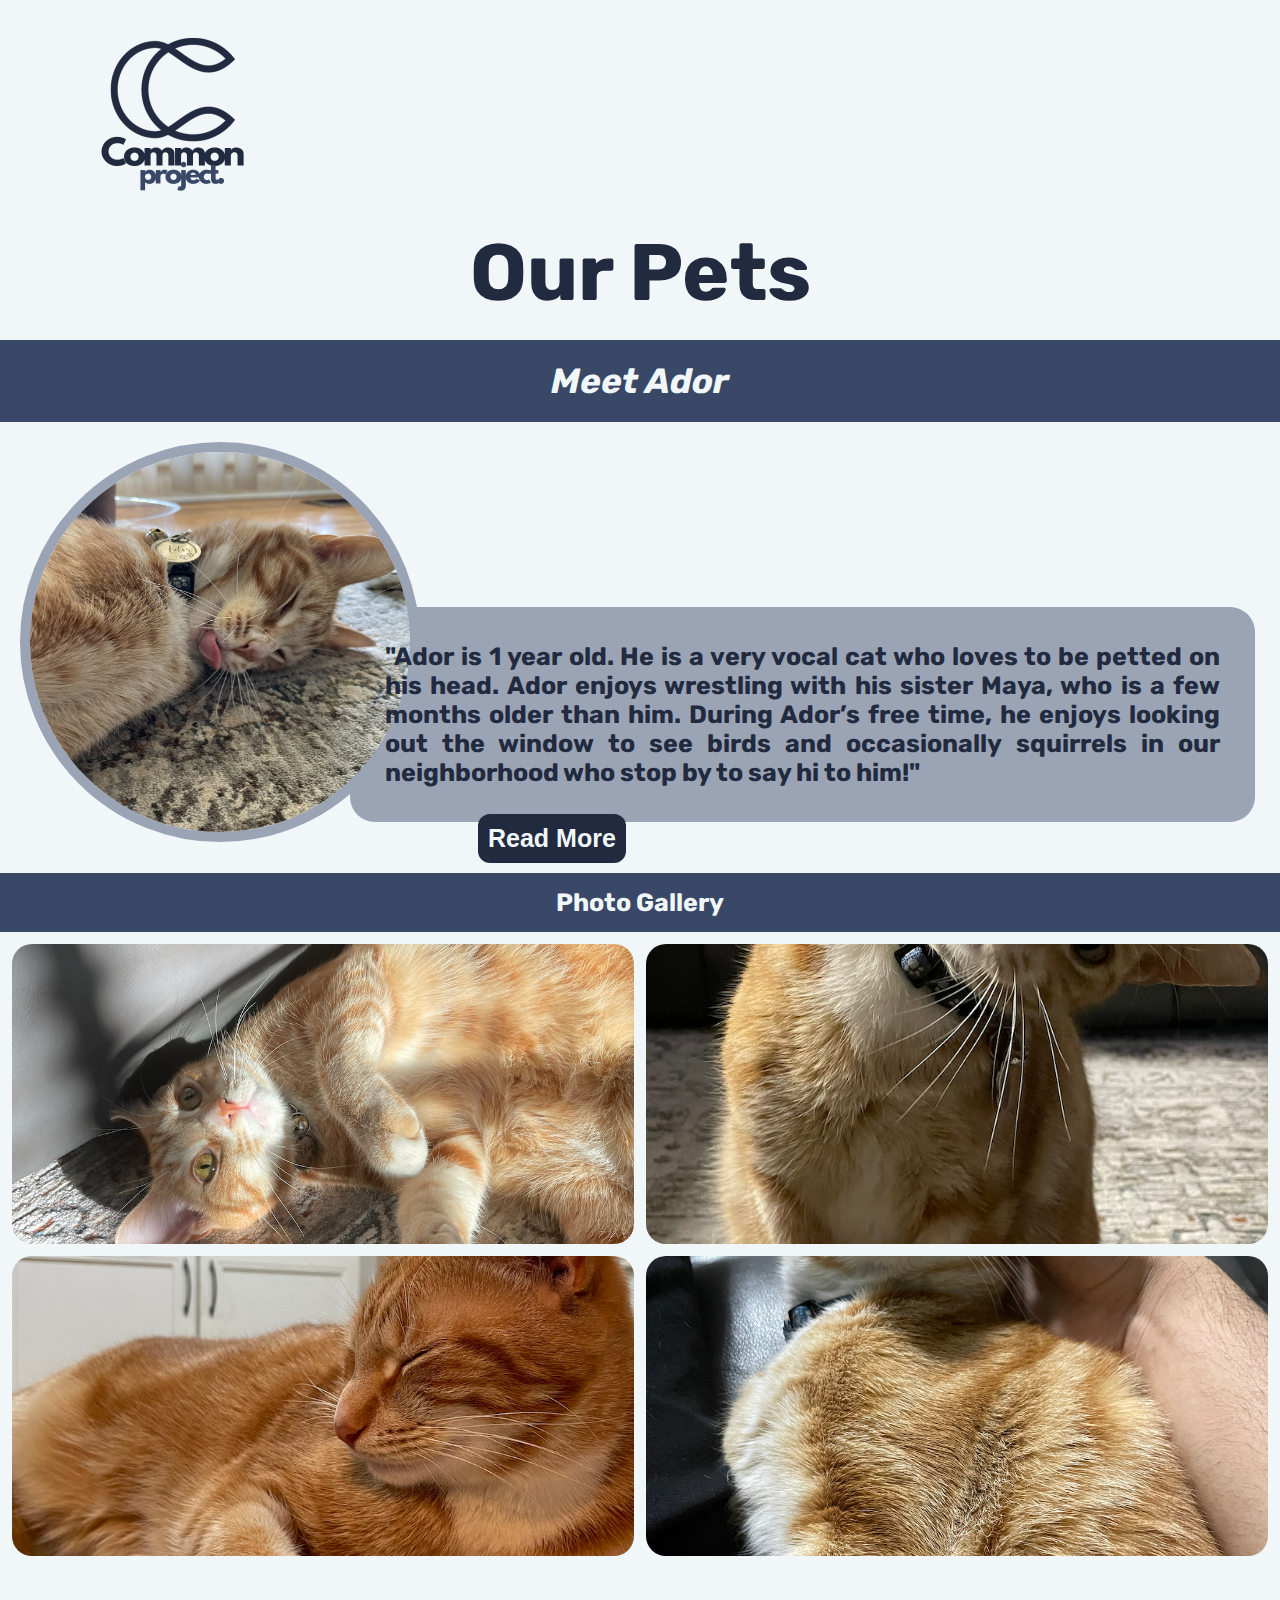
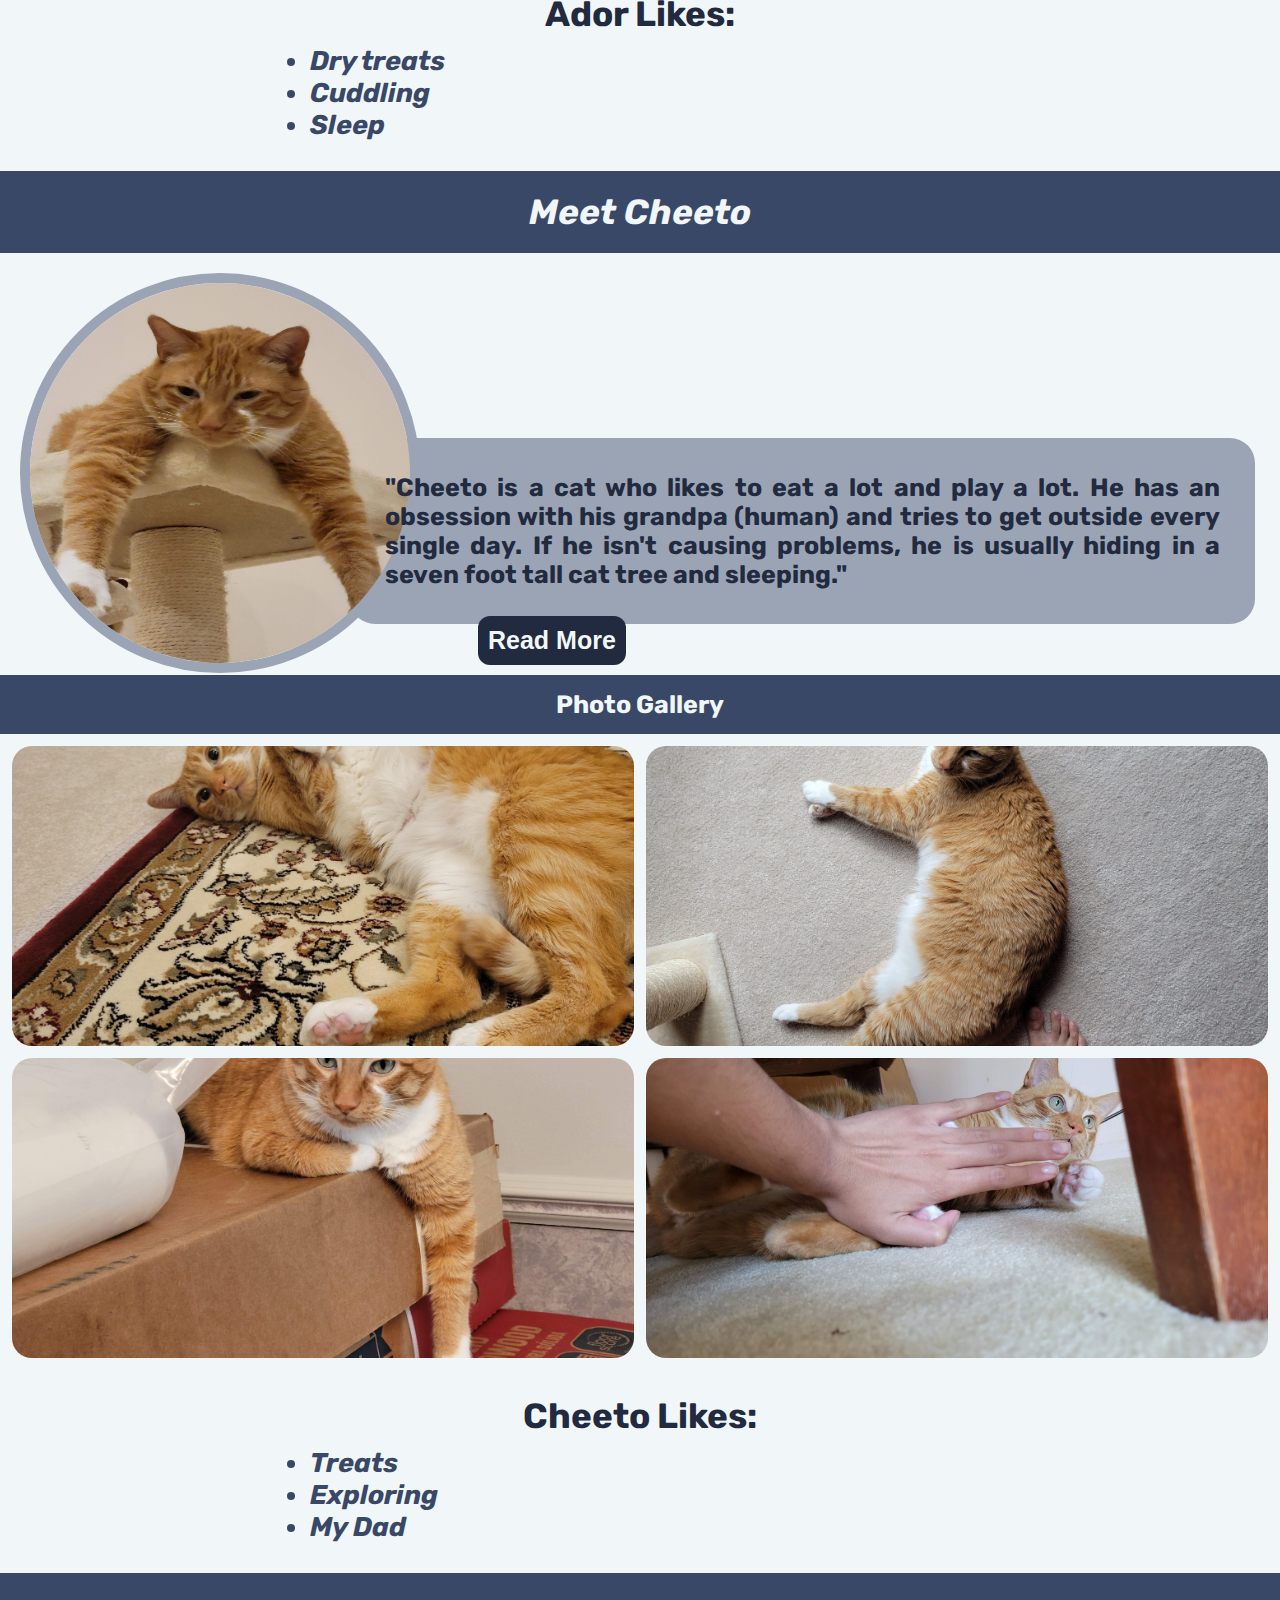
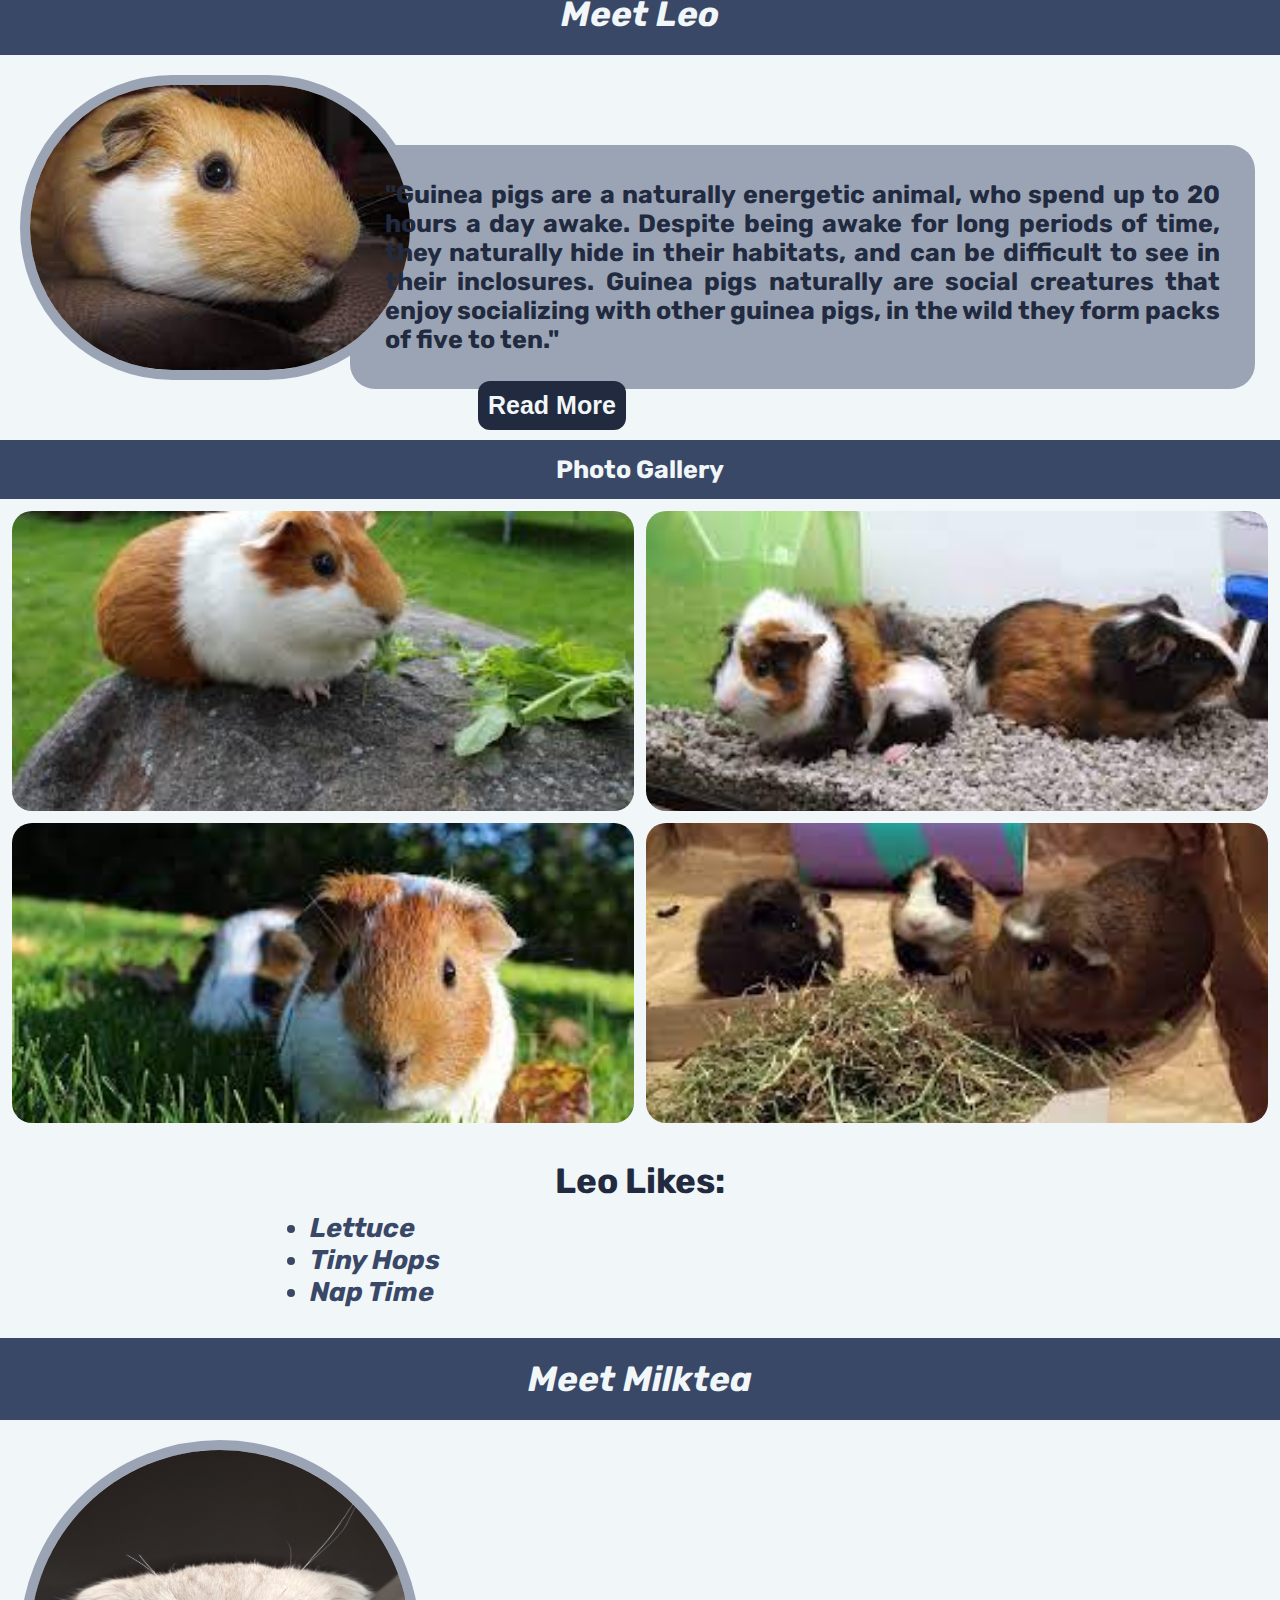
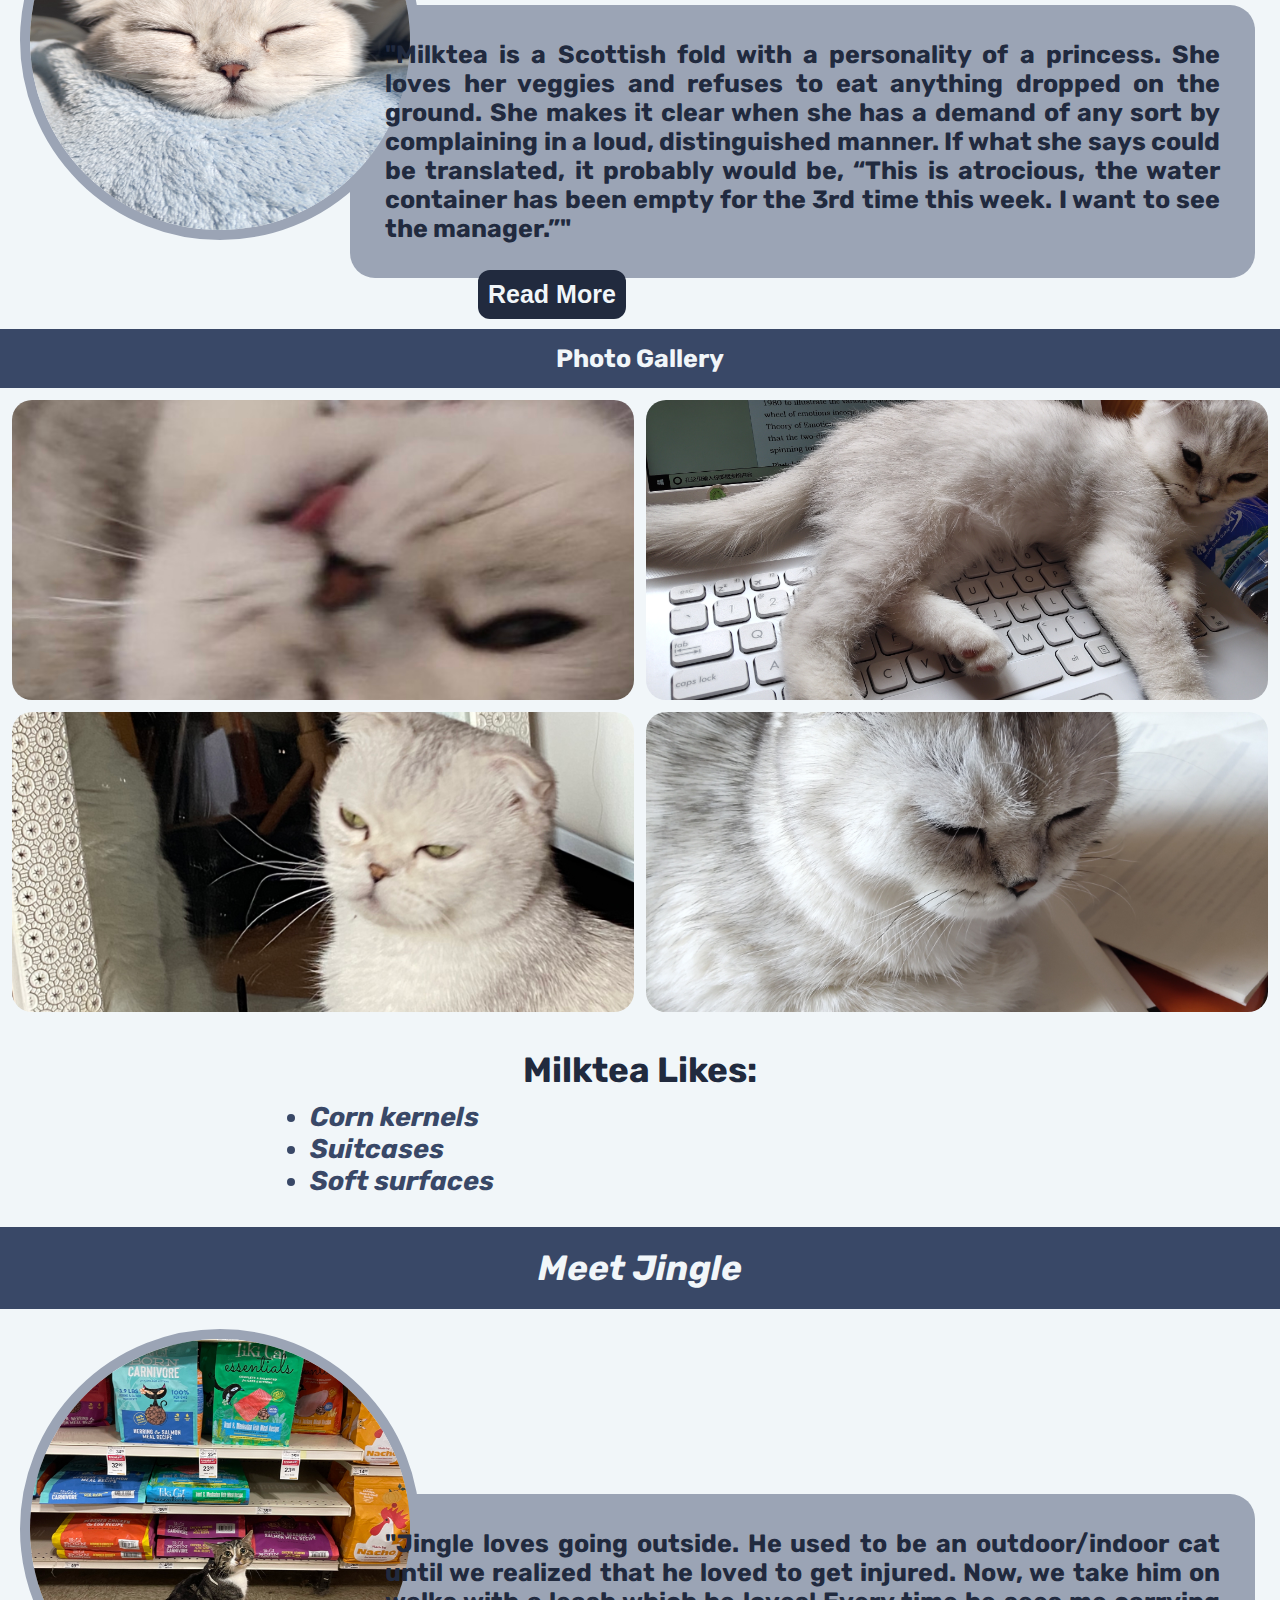
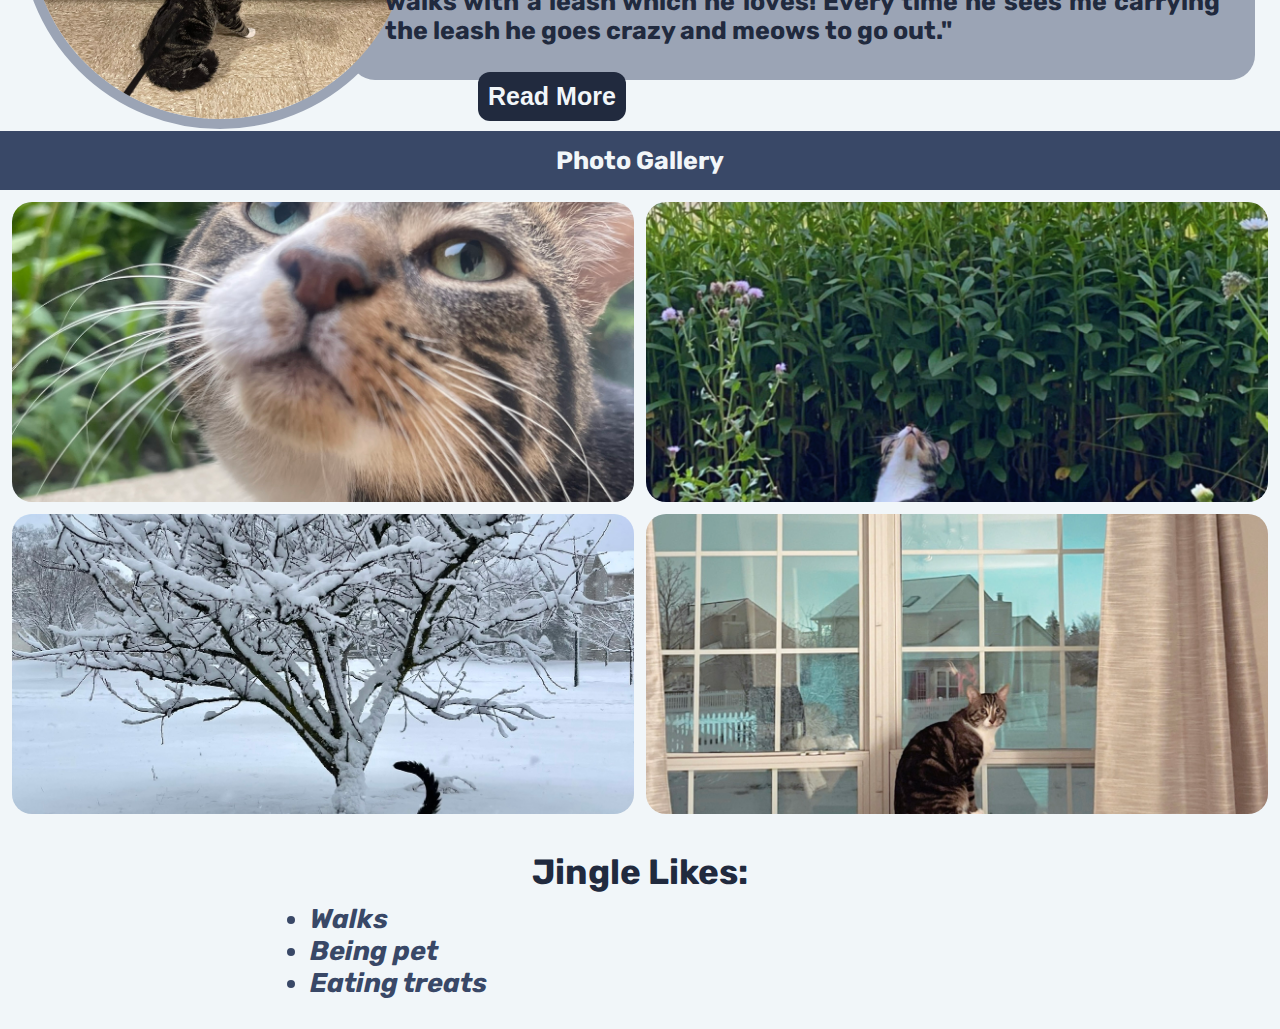
<file: index.html>
<!DOCTYPE html>
<html lang="en">
<head>
    <meta charset="UTF-8">
    <meta name="viewport" content="width=device-width">
    <title>Pets</title>
    <!-- custom css link -->
    <link rel="stylesheet" href="css/style.css">
    <!-- Google font family -->
    <link rel="preconnect" href="https://fonts.googleapis.com">
    <link rel="preconnect" href="https://fonts.gstatic.com" crossorigin>
    <link href="https://fonts.googleapis.com/css2?family=Inter:wght@100;200;300;400;500;600;700;800;900&family=Rubik:ital,wght@0,300;0,400;0,500;0,600;0,700;0,800;1,300;1,400;1,500;1,600;1,700&display=swap" rel="stylesheet">
</head>

<body>
    <a href="#main" class="skiplink">Skip to Main Content</a>
    <div id="header">
        <div class="container">
            <nav>
                <img src="images/clogo.png" class="logo" alt="">
                <ul>
                    <li><a href="index.html">Home</a></li>
                    <li><a href="index.html">Pets</a></li>
                    <li><a href="recipes.html">Recipes</a></li>
                    <li><a href="travel.html">Travel</a></li>
                </ul>
            </nav>
        </div>
    </div>

    <header><h1>Our Pets</h1></header>

    <main id="pets">
        <div>
            <h2>Meet Ador</h2>
            <img class="firstpic" src ="images/ador.jpg" width ="400" alt="Large orange tabby cat with a small narrow face, a tiny tongue, and a long tail."> 

            <p class="par1">
                "Ador is 1 year old. He is a very vocal cat who loves to be petted on his head. 
                Ador enjoys wrestling with his sister Maya, who is a few months older than him. 
                During Ador’s free time, he enjoys looking out the window to see birds and occasionally squirrels in our neighborhood who stop by to say hi to him!"
            </p>
            <button onclick="toggleReadMore('ador', 'par1')">Read More</button>
            <p id="ador_par2" class="par2" style="display: none;">
                "Ador is also very shy and timid. 
                He doesn’t like to be in social situations and tends to hide behind a couch or run down to the basement. 
                Though, once you get to know Ador, he is very affectionate and will often lick your hand when you pet him. 
                Ador’s favorite snack flavors are chicken and turkey, and if you give him enough treats he will thank you for it vocally with his meows!"
            </p>

            <h3>Photo Gallery </h3>
            <div class="gallery">
                <img src="images/ador_sunkissed.jpeg" width ="200" alt="Orange tabby cat under the sunlight.">
                <img src="images/ador_question.jpeg" width ="200" alt="Orange tabby cat sitting upright with head tilted to the right.">
                <img src="images/ador_sleep.jpeg" width ="200" alt="Orange tabby cat sleeping on a ledge.">
                <img src="images/ador_headrub.jpeg" width ="200" alt="Orange tabby cat laying on a couch being petted on the head.">
            </div>

            <h4>Ador Likes:</h4>
            <ul>
                <li>Dry treats</li>
                <li>Cuddling</li>
                <li>Sleep</li>
            </ul>
            <!-- Reshad Alam -->
        </div>

        <div>
            <h2>Meet Cheeto</h2>
            <img class="firstpic" src="images/cheeto_cattree.jpg" width="400" alt="Orange cat hanging paws off a cat tower">

            <p class="par1">
                "Cheeto is a cat who likes to eat a lot and play a lot. He has an obsession with his grandpa (human) and tries to get
                outside every single day. If he isn't causing problems, he is usually hiding in a seven foot tall cat tree and
                sleeping."
            </p>
            <button onclick="toggleReadMore('cheeto', 'par1')">Read More</button>
            <p id="cheeto_par2" class="par2" style="display: none;">
                "Another name for Cheeto is Chicken, because sometimes he sits very scrunched up and ends up looking like a rotisserie
                chicken. He was nicknamed this by one of his friends, and now he understands it as his own name. He is about six
                years old and still acts like a younger cat, despite being middle-aged."
            </p>

            <h3>Photo Gallery</h3>
            <div class="gallery">
                <img src="images/cheeto_carpet.jpg" width="200" alt="Cheeto laying sideways on the carpet">
                <img src="images/cheeto_moon.jpg" width="200" alt="Cheeto lying in the sun in a half moon crescent shape">
                <img src="images/cheeto_boxes.jpg" width="200" alt="Cheeto lying on boxes with one leg hanging off">
                <img src="images/cheeto_attack.jpg" width="200" alt="Cheeto attacking a hand trying to pet him">
            </div>
        
            <h4>Cheeto Likes:</h4>
            <ul>
                <li>Treats</li>
                <li>Exploring</li>
                <li>My Dad</li>
            </ul>
            <!-- Divya Shankar -->
        </div>

        <div>
            <h2>Meet Leo</h2>
            <img class="firstpic" src ="images/Leo_primary_photo.jpg" width ="400" alt="Guinea pig doing his best to smile for the camera">  
            
            <p class="par1">
                "Guinea pigs are a naturally energetic animal, who spend up to 20 hours a day awake. 
                Despite being awake for long periods of time, they naturally hide in their habitats, and can be difficult to see in their inclosures.  
                Guinea pigs naturally are social creatures that enjoy socializing with other guinea pigs, in the wild they form packs of five to ten."
            </p>
            <button onclick="toggleReadMore('leo', 'par1')">Read More</button>
            <p id="leo_par2" class="par2" style="display: none;">
                "Leo is a half-lazy, half-lively guinea pig that either likes to run around on the floor, doing tiny hops, 
                or likes to lay down in the cage for hours at a time nibbling at hay. His favorite hobby is eating, and 
                he can tell whenever someone is about to give good to him by waiting at the end of the cardboard box patio he has attached to his cage."
            </p>

            <h3>Photo Gallery </h3>
            <div class="gallery">
                <img src="images/Leo_greens.jpg" width ="200" alt="Leo enjoying leafy greens.">
                <img src="images/Leo_run.jpg" width ="200" alt="Leo running across his cage as fast as he can.">
                <img src="images/Leo_smile.jpg" width ="200" alt="Leo smiling for the camera.">
                <img src="images/Leo_escape.jpg" width ="200" alt="Leo socializing with other guinea pigs as they plan their escape.">
            </div>

            <h4>Leo Likes:</h4>
            <ul>
                <li>Lettuce</li>
                <li>Tiny Hops</li>
                <li>Nap Time</li>
            </ul>
            <!-- Justin Fischer & Alexei Chen -->
        </div>
   
        <div>
            <h2>Meet Milktea</h2>
            <img class="firstpic" src ="images/Main.JPG" width ="400" alt="Milktea taking nap">  
        
            <p class="par1">
                "Milktea is a Scottish fold with a personality of a princess. She loves her veggies and refuses to eat anything dropped on the ground. 
                She makes it clear when she has a demand of any sort by complaining in a loud, distinguished manner. 
                If what she says could be translated, it probably would be, “This is atrocious, the water container has been empty for the 3rd time this week. 
                I want to see the manager.”"
            </p>
            <button onclick="toggleReadMore('milktea', 'par1')">Read More</button>
            <p id="milktea_par2" class="par2" style="display: none;">
                "Despite her cuteness and royalty, she actually suffers from a genetic disorder intentionally brought upon by humans. 
                I highly advise against keeping a Scottish fold because they are in constant pain when they reach around 2 years old. 
                Cartilage accumulates around her paw joints and tail joints and it becomes painful for them to even walk. 
                She is living evidence of human’s cruelty of breeding animals to look pretty while sacrificing the animals’ health."
            </p>

            <h3>Photo Gallery </h3>
            <div class="gallery">
                <img src="images/Milktea_comfy.jpg" width ="200" alt="Milktea enjoying a good massage">
                <img src="images/Milktea_laptop.JPG" width ="200" alt="Baby Milktea On Laptop">
                <img src="images/Milktea_mirror.jpeg" width ="200" alt="Milktea sighing at mirror">
                <img src="images/Milktea_catbox.JPG" width ="200" alt="Milktea Catbox position">
            </div>

            <h4>Milktea Likes:</h4>
            <ul>
                <li>Corn kernels</li>
                <li>Suitcases</li>
                <li>Soft surfaces</li>
            </ul>
            <!-- Olive Ren -->
        </div>

        <div>
            <h2>Meet Jingle</h2>
            <img class="firstpic" src ="images/jingle.jpg" width ="400" alt="Jingle is a domestic shorthair cat with a white chest and belly and a striped black and gray back. His paws are white and they look like mittens.">  
        
            <p class="par1">
                "Jingle loves going outside. He used to be an outdoor/indoor cat until we realized that he loved to get injured. 
                Now, we take him on walks with a leash which he loves! 
                Every time he sees me carrying the leash he goes crazy and meows to go out."
            </p>
            <button onclick="toggleReadMore('jingle', 'par1')">Read More</button>
            <p id="jingle_par2" class="par2" style="display: none;">
                "Jingle is very mischievous, he has gotten into many different accidents. His first accident was outside; a bee stung his paw and he cried all night long. 
                The second one was ALSO outside, he got stuck on a tree for four days. Finally, he came back home one day with his tail bleeding and ripped out."
            </p>

            <h3>Photo Gallery </h3>
            <div class="gallery">
                <img src="images/jingle_outside.jpg" width ="200" alt="A close up picture of Jingle’s face outside.">
                <img src="images/jingle_flowers.jpg" width ="200" alt="Jingle sitting next to the flowers in our garden.">
                <img src="images/jingle_snow.jpg" width ="200" alt="Jingle in the snow.">
                <img src="images/jingle_window.jpg" width ="200" alt="Jingle watching the snow outside.">
            </div>

            <h4>Jingle Likes:</h4>
            <ul>
                <li>Walks</li>
                <li>Being pet</li>
                <li>Eating treats</li>
            </ul>
            <!-- Lynn Sabieddine -->
        </div>
    </main>

    <script src="script.js"></script>

</body>
</html>
</file>
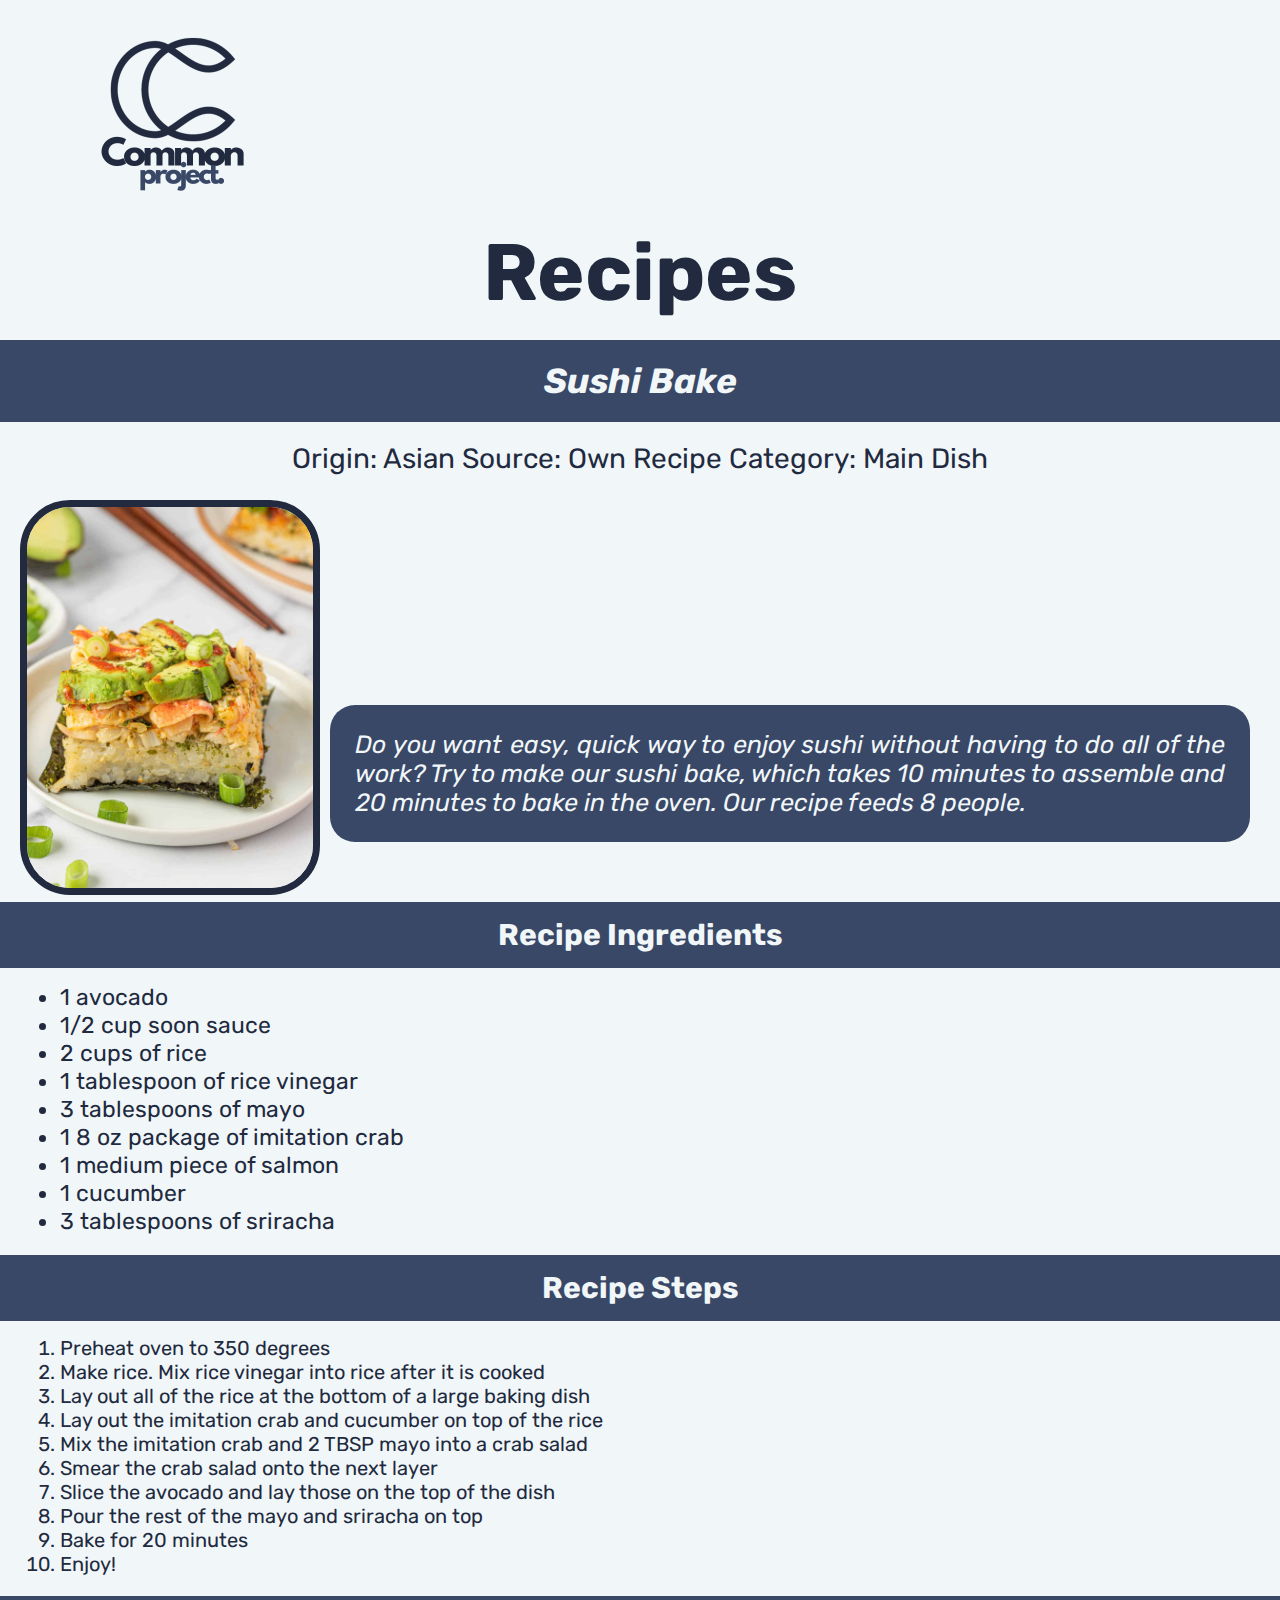
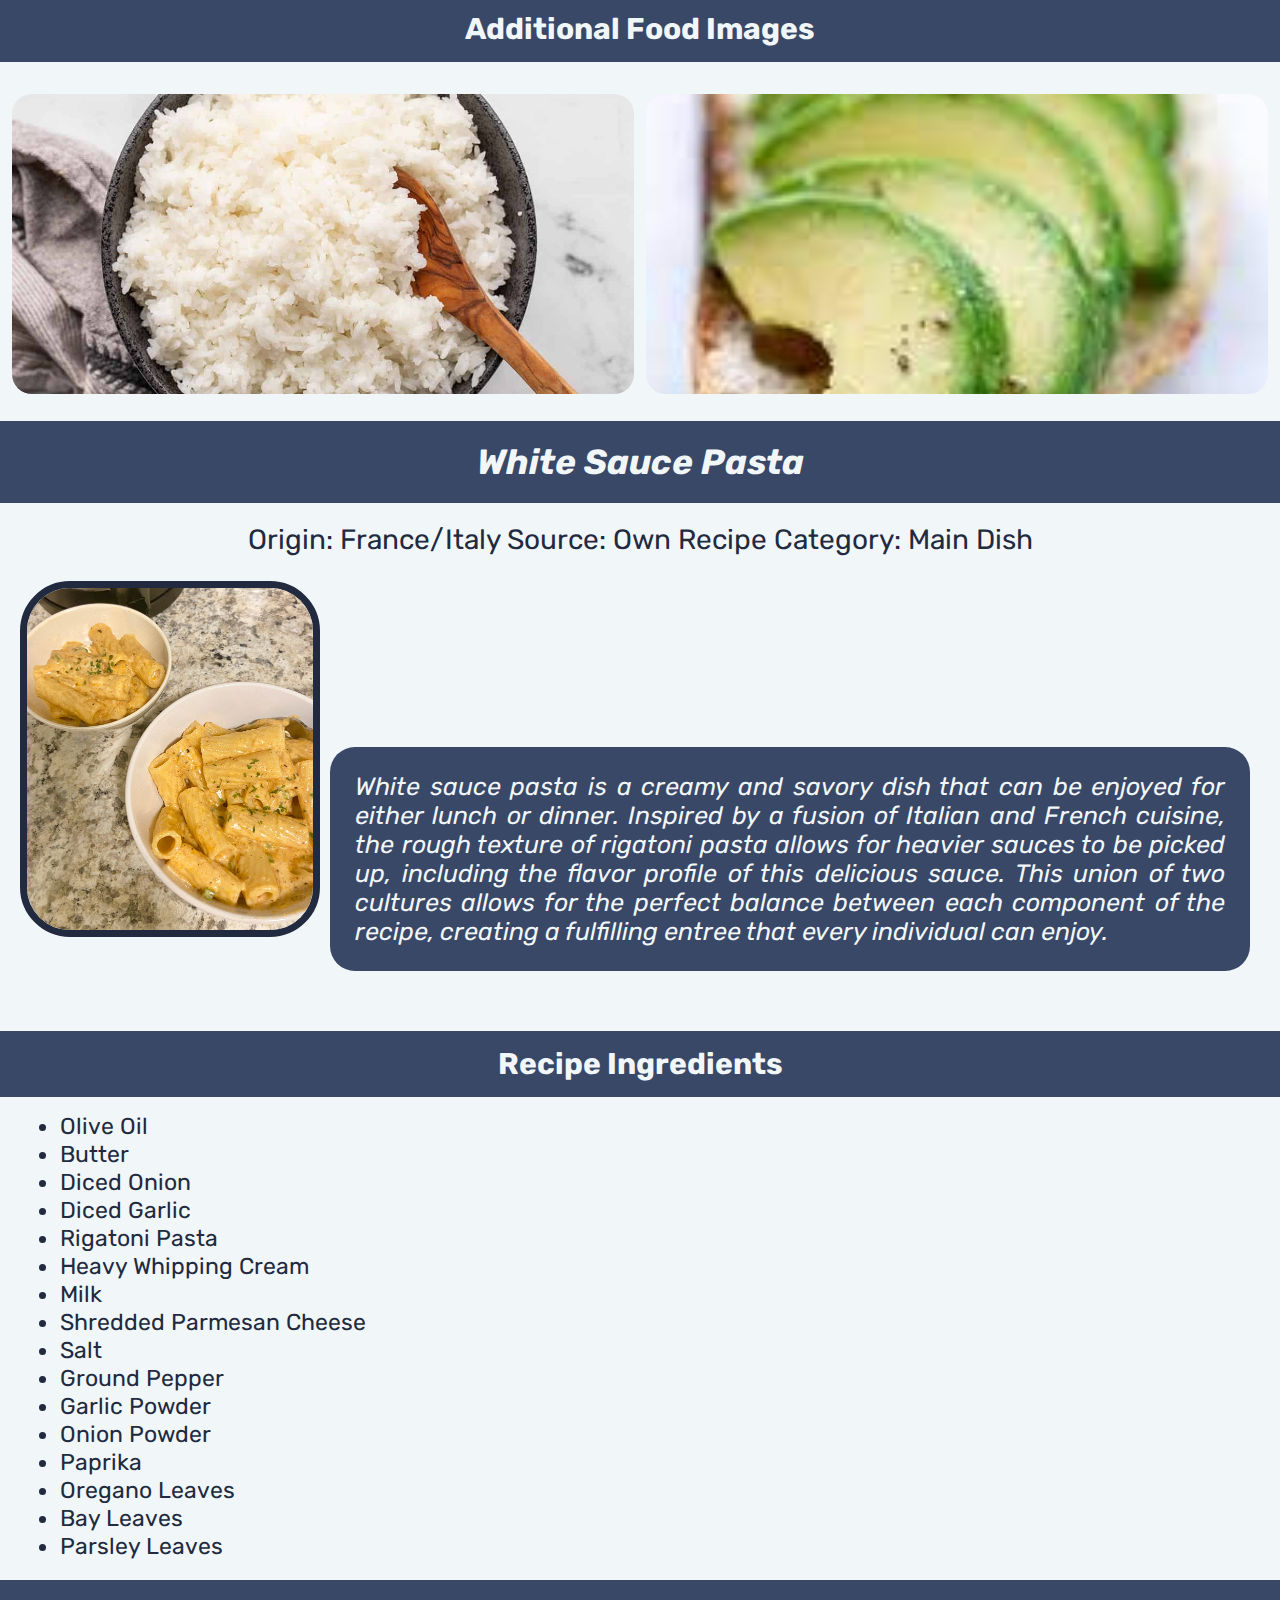
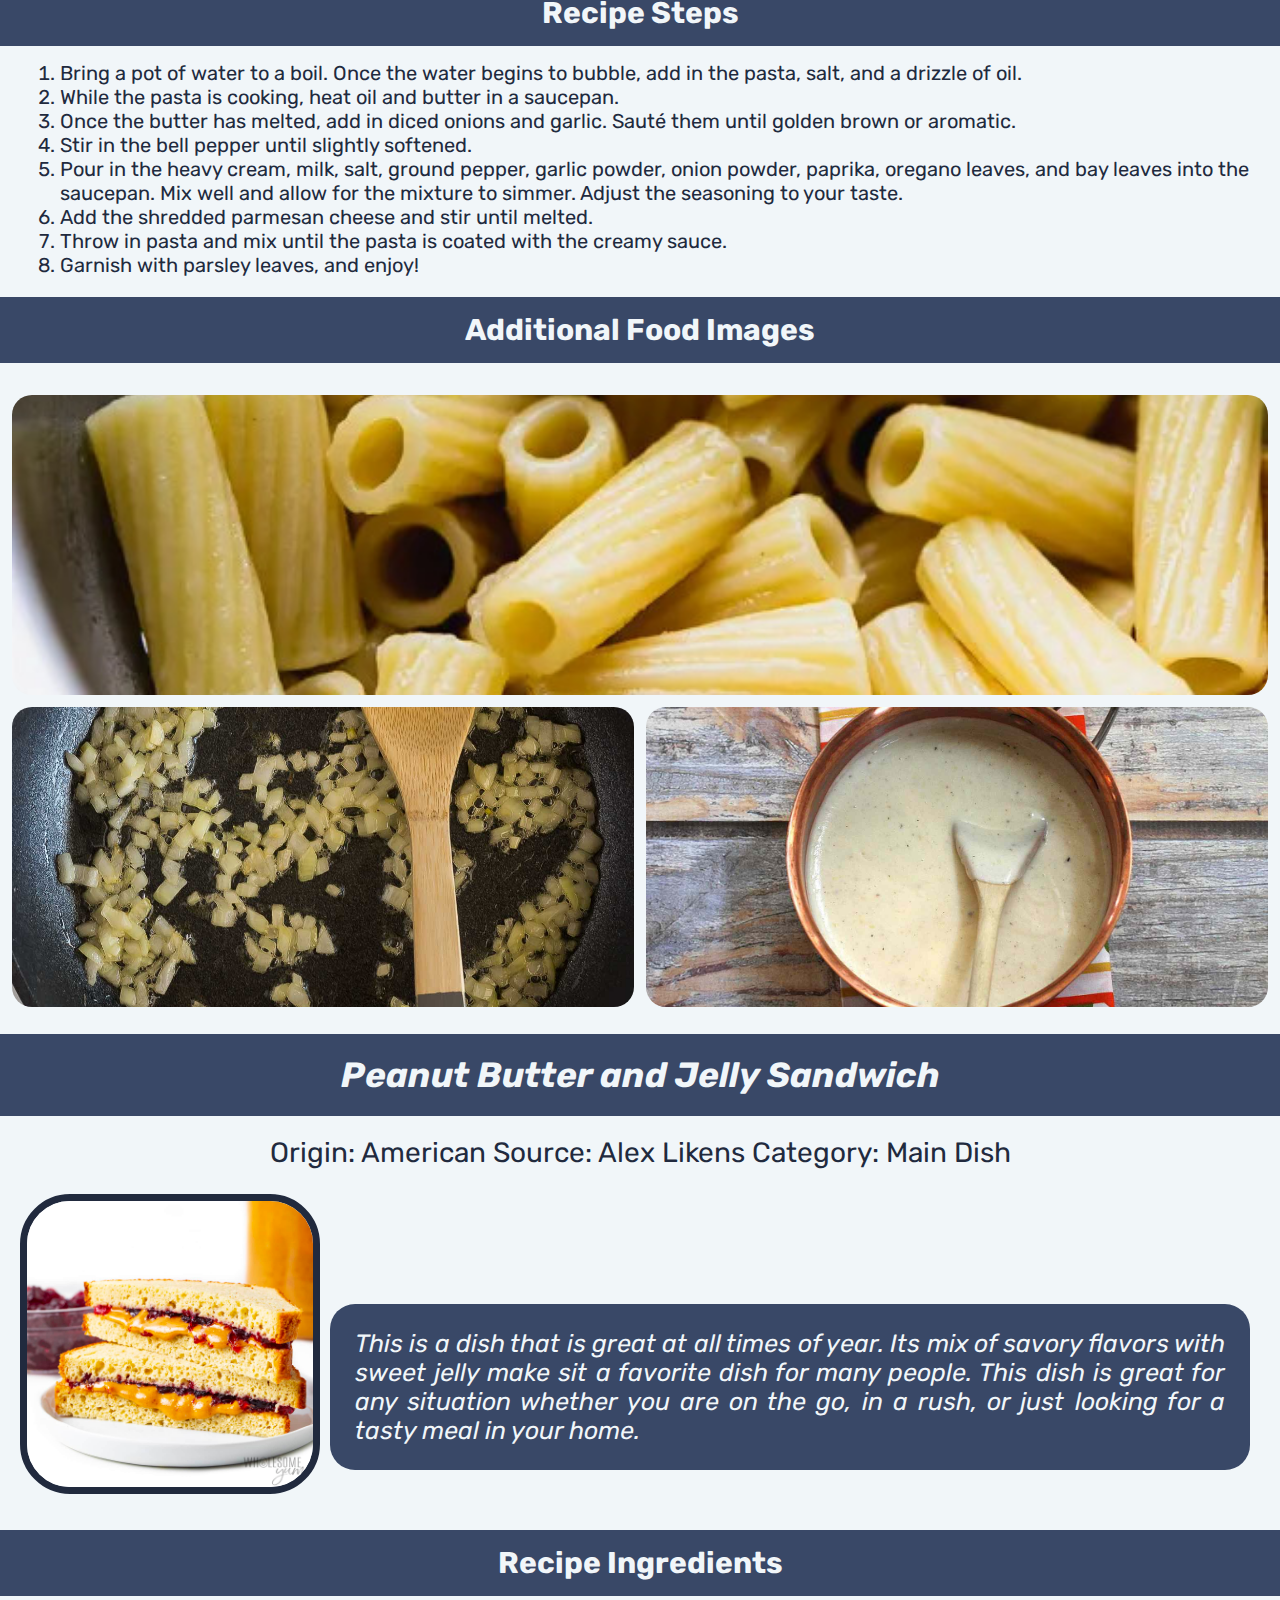
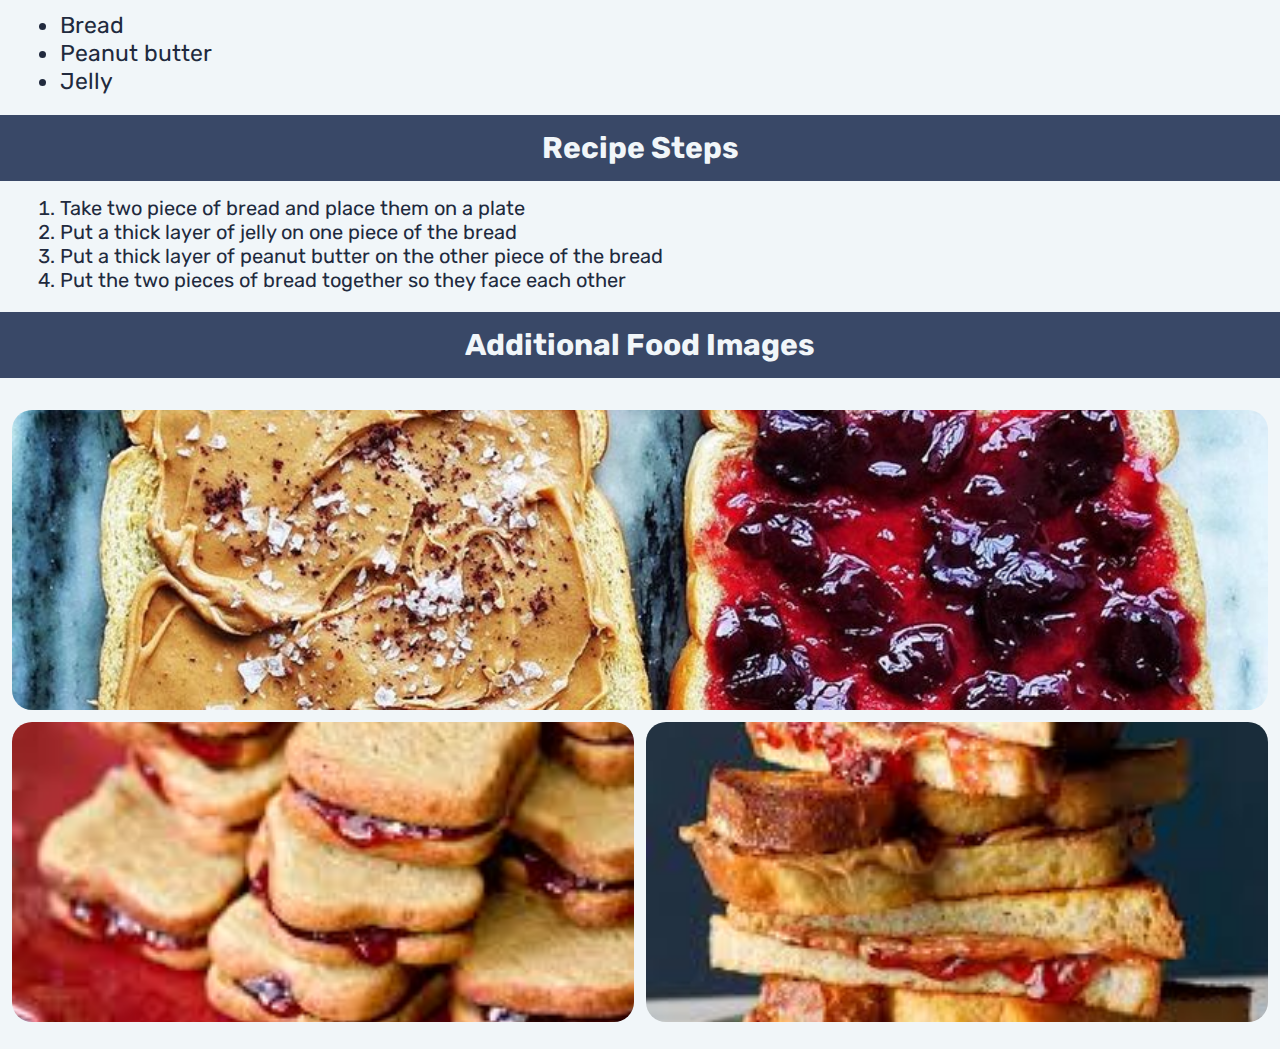
<file: recipes.html>
<!DOCTYPE html>
<html lang="en">
<head>
    <meta charset="UTF-8">
    <meta name="viewport" content="width=device-width, initial-scale=1.0">
    <title>Recipes</title>
    <!-- custom css link -->
    <link rel="stylesheet" href="css/style.css">
    <!-- Google font family -->
    <link rel="preconnect" href="https://fonts.googleapis.com">
    <link rel="preconnect" href="https://fonts.gstatic.com" crossorigin>
    <link href="https://fonts.googleapis.com/css2?family=Inter:wght@100;200;300;400;500;600;700;800;900&family=Rubik:ital,wght@0,300;0,400;0,500;0,600;0,700;0,800;1,300;1,400;1,500;1,600;1,700&display=swap" rel="stylesheet">
</head>

<body>
    <a href="#main" class="skiplink">Skip to Main Content</a>
    <div id="header">
        <div class="container">
            <nav>
                <img src="images/clogo.png" class="logo" alt="">
                <ul>
                    <li><a href="index.html">Home</a></li>
                    <li><a href="index.html">Pets</a></li>
                    <li><a href="recipes.html">Recipes</a></li>
                    <li><a href="travel.html">Travel</a></li>
                </ul>
            </nav>
        </div>
    </div>
    
    <header><h1>Recipes</h1></header>
    
    <main id="recipes">
        <div>
            <h2>Sushi Bake</h2>
            <div class="info">
                <span>Origin: Asian</span>
                <span>Source: Own Recipe</span>
                <span>Category: Main Dish</span>
            </div>

            <img class="firstpic" src="images/sushiBake.jpeg" width="400" alt="">
            <p>
                Do you want easy, quick way to enjoy sushi without having to do all of the work? Try to make our sushi bake, which
                takes 10 minutes to assemble and 20 minutes to bake in the oven. Our recipe feeds 8 people.
            </p>

            <h3>Recipe Ingredients</h3>

            <ul>
                <li>1 avocado</li>
                <li>1/2 cup soon sauce</li>
                <li>2 cups of rice</li>
                <li>1 tablespoon of rice vinegar</li>
                <li>3 tablespoons of mayo</li>
                <li>1 8 oz package of imitation crab</li>
                <li>1 medium piece of salmon</li>
                <li>1 cucumber</li>
                <li>3 tablespoons of sriracha</li>
            </ul>

            <h3>Recipe Steps</h3>
            <ol>
                <li>Preheat oven to 350 degrees</li>
                <li>Make rice. Mix rice vinegar into rice after it is cooked</li>
                <li>Lay out all of the rice at the bottom of a large baking dish</li>
                <li>Lay out the imitation crab and cucumber on top of the rice</li>
                <li>Mix the imitation crab and 2 TBSP mayo into a crab salad</li>
                <li>Smear the crab salad onto the next layer</li>
                <li>Slice the avocado and lay those on the top of the dish</li>
                <li>Pour the rest of the mayo and sriracha on top</li>
                <li>Bake for 20 minutes</li>
                <li>Enjoy!</li>
            </ol>

            <h4>Additional Food Images</h4>
            <div class="gallery">
                <img src="images/rice.jpeg" width="200" alt="Make your rice and mix the rice vinegar into it">
                <img src="images/avocado.jpeg" width="200" alt="Sliced avocado from step 7">
            </div>
            
            <!-- Ethan Tai, Joshua Vijayasegar -->
        </div>
        
        <div>
            <h2>White Sauce Pasta</h2>
            <div class="info">
                <span>Origin: France/Italy</span>
                <span>Source: Own Recipe</span>
                <span>Category: Main Dish</span>
            </div>

            <img class="firstpic" src="images/White_Sauce_Pasta.JPG" width="400" alt="">
            <p>
                White sauce pasta is a creamy and savory dish that can be enjoyed for either lunch or dinner. Inspired by a fusion of Italian and French cuisine, 
                the rough texture of rigatoni pasta allows for heavier sauces to be picked up, including the flavor profile of this delicious sauce. 
                This union of two cultures allows for the perfect balance between each component of the recipe, 
                creating a fulfilling entree that every individual can enjoy.
            </p>

            <h3>Recipe Ingredients</h3>
            <ul>
                <li>Olive Oil</li>
                <li>Butter</li>
                <li>Diced Onion</li>
                <li>Diced Garlic</li>
                <li>Rigatoni Pasta</li>
                <li>Heavy Whipping Cream</li>
                <li>Milk</li>
                <li>Shredded Parmesan Cheese</li>
                <li>Salt</li>
                <li>Ground Pepper</li>
                <li>Garlic Powder</li>
                <li>Onion Powder</li>
                <li>Paprika</li>
                <li>Oregano Leaves</li>
                <li>Bay Leaves</li>
                <li>Parsley Leaves</li>
            </ul>

            <h3>Recipe Steps</h3>
            <ol>
                <li>Bring a pot of water to a boil. Once the water begins to bubble, add in the pasta, salt, and a drizzle of oil.</li>
                <li>While the pasta is cooking, heat oil and butter in a saucepan.</li>
                <li>Once the butter has melted, add in diced onions and garlic. Sauté them until golden brown or aromatic.</li>
                <li>Stir in the bell pepper until slightly softened.</li>
                <li>Pour in the heavy cream, milk, salt, ground pepper, garlic powder, onion powder, paprika, oregano leaves, and bay leaves into the saucepan. Mix well and allow for the mixture to simmer. Adjust the seasoning to your taste.</li>
                <li>Add the shredded parmesan cheese and stir until melted.</li>
                <li>Throw in pasta and mix until the pasta is coated with the creamy sauce.</li>
                <li>Garnish with parsley leaves, and enjoy!</li>
            </ol>

            <h4>Additional Food Images</h4>
            <div class="gallery">
                <img class="gallery-col2" src="images/BoiledRigatoniPasta.jpg" width="200" alt="Boiled Rigatoni Pasta in a Strainer">
                <img src="images/SauteedOnions.jpeg" width="200" alt="Sauteed Onions in a Pan">
                <img src="images/WhiteSauce.jpeg" width="200" alt="White Sauce in a Pan">
            </div>
           
            <!-- Lina Lin -->
        </div>

        <div>
            <h2>Peanut Butter and Jelly Sandwich</h2>
            <div class="info">
                <span>Origin: American</span>
                <span>Source: Alex Likens</span>
                <span>Category: Main Dish</span>
            </div>

            <img class="firstpic" src="images/peanut-butter-and-jelly-sandwich.jpg" width="400" alt="">
            <p>
                This is a dish that is great at all times of year. 
                Its mix of savory flavors with sweet jelly make sit a favorite dish for many people. 
                This dish is great for any situation whether you are on the go, in a rush, or just looking for a tasty meal in your home. 
            </p>

            <h3>Recipe Ingredients</h3>
            <ul>
                <li>Bread</li>
                <li>Peanut butter</li>
                <li>Jelly</li>
            </ul>

            <h3>Recipe Steps</h3>
            <ol>
                <li>Take two piece of bread and place them on a plate</li>
                <li>Put a thick layer of jelly on one piece of the bread</li>
                <li>Put a thick layer of peanut butter on the other piece of the bread</li>
                <li>Put the two pieces of bread together so they face each other</li>
            </ol>

            <h4>Additional Food Images</h4>
            <div class="gallery">
                <img class="gallery-col2" src="images/pbj2.jpg" width="200" alt="Peanut Butter and Jelly in the process of being make">
                <img src="images/pbj3.jpg" width="200" alt="PBJ finished product 1">
                <img src="images/pbj4.jpg" width="200" alt="PBJ finished product 2">
            </div>
            <!-- Alexander Likens -->
        </div>
    </main>
    
    <script src="script.js"></script>

</body>
</html>
</file>
<file: css/style.css>
*{
    margin: 0;
    padding: 0;
    box-sizing: border-box;
    font-family: 'Rubik', sans-serif;
}

/* NAVIGATION BAR & LOGO */
.container{
    padding: 10px 10%;
}

.logo{
    width: 250px;
    margin-left: -80px;
    margin-top: -20px;
}

/* FOR ALL PAGES */
body{
    background-color: #F1F6F9;
    color: #212A3E;
}

header{
    text-align: center;
    font-size: 40px;
    color:#212A3E;
    margin-top: -25px;
    margin-bottom: 20px;
}

.skiplink{
    background-color: #394867;
    color: #F1F6F9;
    padding: 8px 24px;
    right: 15px;
    border-radius: 0 0 4px 4px;
    text-decoration: none;
    font-size: 20px;
    position: absolute;
    transform: translateY(-120%);  
    transition: transform 320ms ease-in;
}

.skiplink:focus{
    transform: translateY(0);
}

/* MOBILE VIEW */
@media only screen and (min-width: 320px){

    nav{
        display: flex;
        align-items: center;
        justify-content: space-between;
        flex-wrap: wrap;
    }

    nav ul{
        margin-top: -30px;
        margin-bottom: 70px;
    }

    nav ul li{
        display: inline-block;
        list-style: none;
        margin-top: 20px;
        margin-bottom: 20px;
        margin-right: 10px;
        margin-left: 10px;
    }

    nav ul li a{
        color:#394867;
        text-decoration: none;
        font-weight: bold;
        font-size: 25px;
        padding: 10px;
        position: relative;
    }

    nav ul li a::after{
        content: '';
        width: 0;
        height: 65px;
        background-color:#394867;
        opacity: 0.3;
        position: absolute;
        left: 0;
        border-radius: 10px;
        bottom: -6px;
        transition: 0.7s;
    }

    nav ul li a:hover::after{
        width: 100%;
    }

    /* PETS PAGE */
    #pets h2{
        background-color: #394867;
        color: #F1F6F9;
        font-size: 35px;
        font-style: oblique;
        text-align: center;
        padding: 20px;
        margin-bottom: 20px;
    }

    #pets img.firstpic{
        display: block;
        margin-left: auto;
        margin-right: auto;
        margin-bottom: 15px;;
        border-radius: 800px;
        border: 10px solid #9BA4B5;
    } 

    #pets p.par1{
        font-size: 25px;
        text-align: center;
        margin-right: 30px;
        margin-left: 30px;
        margin-bottom: 15px;
    }

    #pets p.par2{
        font-size: 20px;
        text-align: center;
        margin-right: 30px;
        margin-left: 30px;
        margin-bottom: 20px;
    }

    #pets h3{
        background-color: #394867;
        color: #F1F6F9;
        font-size: 25px;
        text-align: center;
        padding: 15px;
        border-radius: auto;
        margin-bottom: 20px;
        margin: auto;
    }

    .gallery{
        --gap: 12px;
        --num-cols: 2;
        --row-height: 300px;

        box-sizing: border-box;
        padding: var(--gap);
        
        display: grid;
        grid-template-columns: repeat(var(--num-cols), 1fr);
        grid-auto-rows: var(--row-height);
        gap: var(--gap);

        margin-bottom: 15px;
    }

    .gallery > img{
        width: 100%;
        height: 100%;
        border-radius: 20px;
        object-fit: cover;
    }

    #pets h4{
        text-align: center;
        margin-top: 25px;
        font-size: 35px;
    }

    #pets ul{
        font-size: 27px;
        font-style: oblique;
        font-weight: bold;
        color:#394867;
        padding: 30px;
        margin-left: 190px;
        margin-top: -20px;
    }

    /* RECIPES PAGE */
    #recipes h2{
        background-color: #394867;
        color: #F1F6F9;
        font-size: 35px;
        font-style: oblique;
        text-align: center;
        padding: 20px;
        margin-bottom: 20px;
        margin: auto;
    }

    #recipes img.firstpic{
        display: block;
        margin-left: auto;
        margin-right: auto;
        margin-bottom: 15px;;
        border-radius: 50px;
        border: 10px solid #9BA4B5;
    } 

    .info{
        font-size: 28px;
        text-align: center;
        margin-left: 40px;
        margin-right: 40px;
        margin-bottom: 25px;
        margin-top: 20px;
    }

    #recipes p{
        font-size: 22px;
        text-align: justify;
        font-style: italic;
        margin-left: 35px;
        margin-right: 35px;
        margin-bottom: 20px;
    }

    #recipes h3{
        background-color: #394867;
        color: #F1F6F9;
        font-size: 30px;
        text-align: center;
        padding: 15px;
        border-radius: auto;
        margin-bottom: 20px;
        margin: auto;
    }

    #recipes ul{
        font-size: 28px;
        margin-left: 60px;
        margin-bottom: 20px;
        margin-top: 15px;
    }

    #recipes ol{
        font-size: 20px;
        margin-left: 60px;
        margin-right: 20px;
        margin-bottom: 20px;
        margin-top: 15px;
    }

    #recipes h4{
        background-color: #394867;
        color: #F1F6F9;
        font-size: 30px;
        text-align: center;
        padding: 15px;
        border-radius: auto;
        margin-bottom: 20px;
    }

    .gallery-col2{
        grid-column: span 2;
    }

    /* TRAVEL PAGE */
    #travel h2{
        background-color: #394867;
        color: #F1F6F9;
        font-size: 35px;
        font-style: oblique;
        text-align: center;
        padding: 20px;
        margin-bottom: 20px;
    }

    #travel img.firstpics{
        display: block;
        width: 75%;
        margin-left: auto;
        margin-right: auto;
        margin-bottom: 15px;;
        border-radius: 25px;
        border: 5px solid #9BA4B5;
    } 

    #travel h3{
        background-color: #394867;
        color: #F1F6F9;
        font-size: 25px;
        text-align: center;
        padding: 15px;
        border-radius: auto;
        margin-bottom: 20px;
        margin: auto;
    }

    #travel p{
        font-size: 18px;
        text-align: justify;
        margin-left: 35px;
        margin-right: 35px;
        margin-bottom: 20px;
        margin-top: 15px;
    }

    #travel img{
        display: block;
        margin-left: auto;
        margin-right: auto;
        margin-bottom: 15px;
        margin-top: 15px;
        border-radius: 10px;
        width: 70%;
    }

    #travel figcaption{
        font-size: 20px;
        font-style: italic;
        margin-top: -12px;
        margin-left: 90px;
        margin-bottom: 20px;
    }
}

/* TABLET VIEW */
@media only screen and (min-width: 768px){

    nav{
        display: flex;
        align-items: center;
        justify-content: space-between;
        flex-wrap: wrap;
    }

    nav ul{
        margin-top: -280px;
        margin-left: 179px;
        margin-right: 0;
    }

    nav ul li{
        display: inline-block;
        list-style: none;
        margin-top: 20px;
        margin-bottom: 20px;
        margin-right: 10px;
        margin-left: 10px;
    }

    nav ul li a{
        color:#394867;
        text-decoration: none;
        font-weight: bold;
        padding: 5px;
        font-size: 25px;
        position: relative;
        transition: 0.7s ease;
    }

    nav ul li a:hover{
        color:deepskyblue;
    }

    nav ul li a::after{
        content: '';
        width: 0;
        height: 65px;
        background-color:gainsboro;
        opacity: 0.3;
        position: absolute;
        left: 0;
        border-radius: 10px;
        bottom: -10px;
        transition: 0.7s;
    }

    nav ul li a:hover::after{
        width: 100%;
    }

    /* PETS PAGE */
    #pets h2{
        background-color: #394867;
        color: #F1F6F9;
        font-size: 35px;
        font-style: oblique;
        text-align: center;
        padding: 20px;
        margin-bottom: 20px;
    }

    #pets img.firstpic{
        display: block;
        max-width: auto;
        max-height: 400px;
        margin-left: 20px;
        margin-bottom: 15px;;
        border-radius: 800px;
        border: 10px solid #9BA4B5;
    } 

    #pets p.par1{
        font-size: 25px;
        margin-top: -250px;
        text-align: justify;
        margin-right: 25px;
        margin-left: 350px;
        margin-bottom: 10px;
    }

    #pets p.par1{
        background-color:#9BA4B5;
        color:#212A3E;
        font-weight: bolder;
        border-radius: 25px;
        padding: 35px;
    }

    #pets p.par2{
        font-size: 25px;
        text-align: center;
        margin-right: 40px;
        margin-left: 40px;
        margin-bottom: 25px;
        background-color:#F1F6F9;
        border-radius: 25px;
        color:#212A3E;
    }

    #pets p.par2{
        background-color:#212A3E;
        color:#F1F6F9;
        border-radius: 25px;
        font-style: italic;
        padding: 25px;
    }

    #pets button{
        padding: 10px;
        background-color:#212A3E;
        color:#F1F6F9;
        border: none;
        cursor: pointer;
        font: 1em sans-serif;
        font-size: 25px;
        border-radius: 12px;
        margin-left: 478px;
        margin-top: -30px;
        margin-bottom: 10px;
        font-weight: bold;
    }

    #pets h3{
        background-color: #394867;
        color: #F1F6F9;
        font-size: 25px;
        text-align: center;
        padding: 15px;
        border-radius: auto;
        margin-bottom: 20px;
        margin: auto;
    }

    .gallery{
        --gap: 12px;
        --num-cols: 2;
        --row-height: 300px;

        box-sizing: border-box;
        padding: var(--gap);
        
        display: grid;
        grid-template-columns: repeat(var(--num-cols), 1fr);
        grid-auto-rows: var(--row-height);
        gap: var(--gap);

        margin-bottom: 15px;
    }

    .gallery > img{
        width: 100%;
        height: 100%;
        border-radius: 20px;
        object-fit: cover;
    }

    #pets h4{
        text-align: center;
        margin-top: 25px;
        font-size: 35px;
    }

    #pets ul{
        font-size: 27px;
        font-style: oblique;
        font-weight: bold;
        color:#394867;
        padding: 30px;
        margin-left: 280px;
        margin-top: -20px;
        position: relative;
    }

    /* RECIPES PAGE */
    #recipes h2{
        background-color:#394867;
        color: #F1F6F9;
        font-size: 35px;
        font-style: oblique;
        text-align: center;
        padding: 20px;
        margin-bottom: 20px;
        margin: auto;
    }

    #recipes img.firstpic{
        display: block;
        max-width: 300px;
        max-height: 400px;
        margin-left: 20px;
        margin-bottom: 60px;;
        border-radius: 50px;
        border: 7px solid #212A3E;
    } 

    .info{
        font-size: 28px;
        text-align: center;
        margin-bottom: 25px;
        margin-top: 20px;
    }

    #recipes p{
        font-size: 25px;
        margin-top: -250px;
        text-align: justify;
        margin-right: 30px;
        margin-left: 330px;
        margin-bottom: 60px;
        background-color: #394867;
        padding: 25px;
        border-radius: 25px;
        color: #F1F6F9;
    }

    #recipes h3{
        background-color: #394867;
        color: #F1F6F9;
        font-size: 30px;
        text-align: center;
        padding: 15px;
        border-radius: auto;
        margin-bottom: 20px;
        margin: auto;
    }

    #recipes ul{
        font-size: 23px;
        margin-left: 60px;
        margin-bottom: 20px;
        margin-top: 15px;
    }

    #recipes ol{
        font-size: 20px;
        margin-left: 60px;
        margin-right: 20px;
        margin-bottom: 20px;
        margin-top: 15px;
    }

    #recipes h4{
        background-color: #394867;
        color: #F1F6F9;
        font-size: 30px;
        text-align: center;
        padding: 15px;
        border-radius: auto;
        margin-bottom: 20px;
    }

    .gallery-col2{
        grid-column: span 2;
    }

    /* TRAVEL PAGE */
    #travel h2{
        background-color: #394867;
        color: #F1F6F9;
        font-size: 35px;
        font-style: oblique;
        text-align: center;
        padding: 20px;
        margin-bottom: 20px;
    }

    #travel img.firstpics{
        display: block;
        width: 75%;
        margin-left: auto;
        margin-right: auto;
        margin-bottom: 15px;;
        border-radius: 25px;
        border: 5px solid #9BA4B5;
    } 

    #travel h3{
        background-color: #394867;
        color: #F1F6F9;
        font-size: 25px;
        text-align: center;
        padding: 15px;
        border-radius: auto;
        margin-bottom: 20px;
        margin: auto;
    }

    #travel p{
        font-size: 18px;
        text-align: justify;
        margin-left: 35px;
        margin-right: 35px;
        margin-bottom: 20px;
        margin-top: 15px;
    }

    #travel img{
        display: block;
        margin-left: auto;
        margin-right: auto;
        margin-bottom: 15px;
        margin-top: 15px;
        border-radius: 10px;
        width: 70%;
    }

    #travel figcaption{
        font-size: 20px;
        font-style: italic;
        margin-top: -12px;
        margin-left: 120px;
        margin-bottom: 20px;
    }
}
</file>
